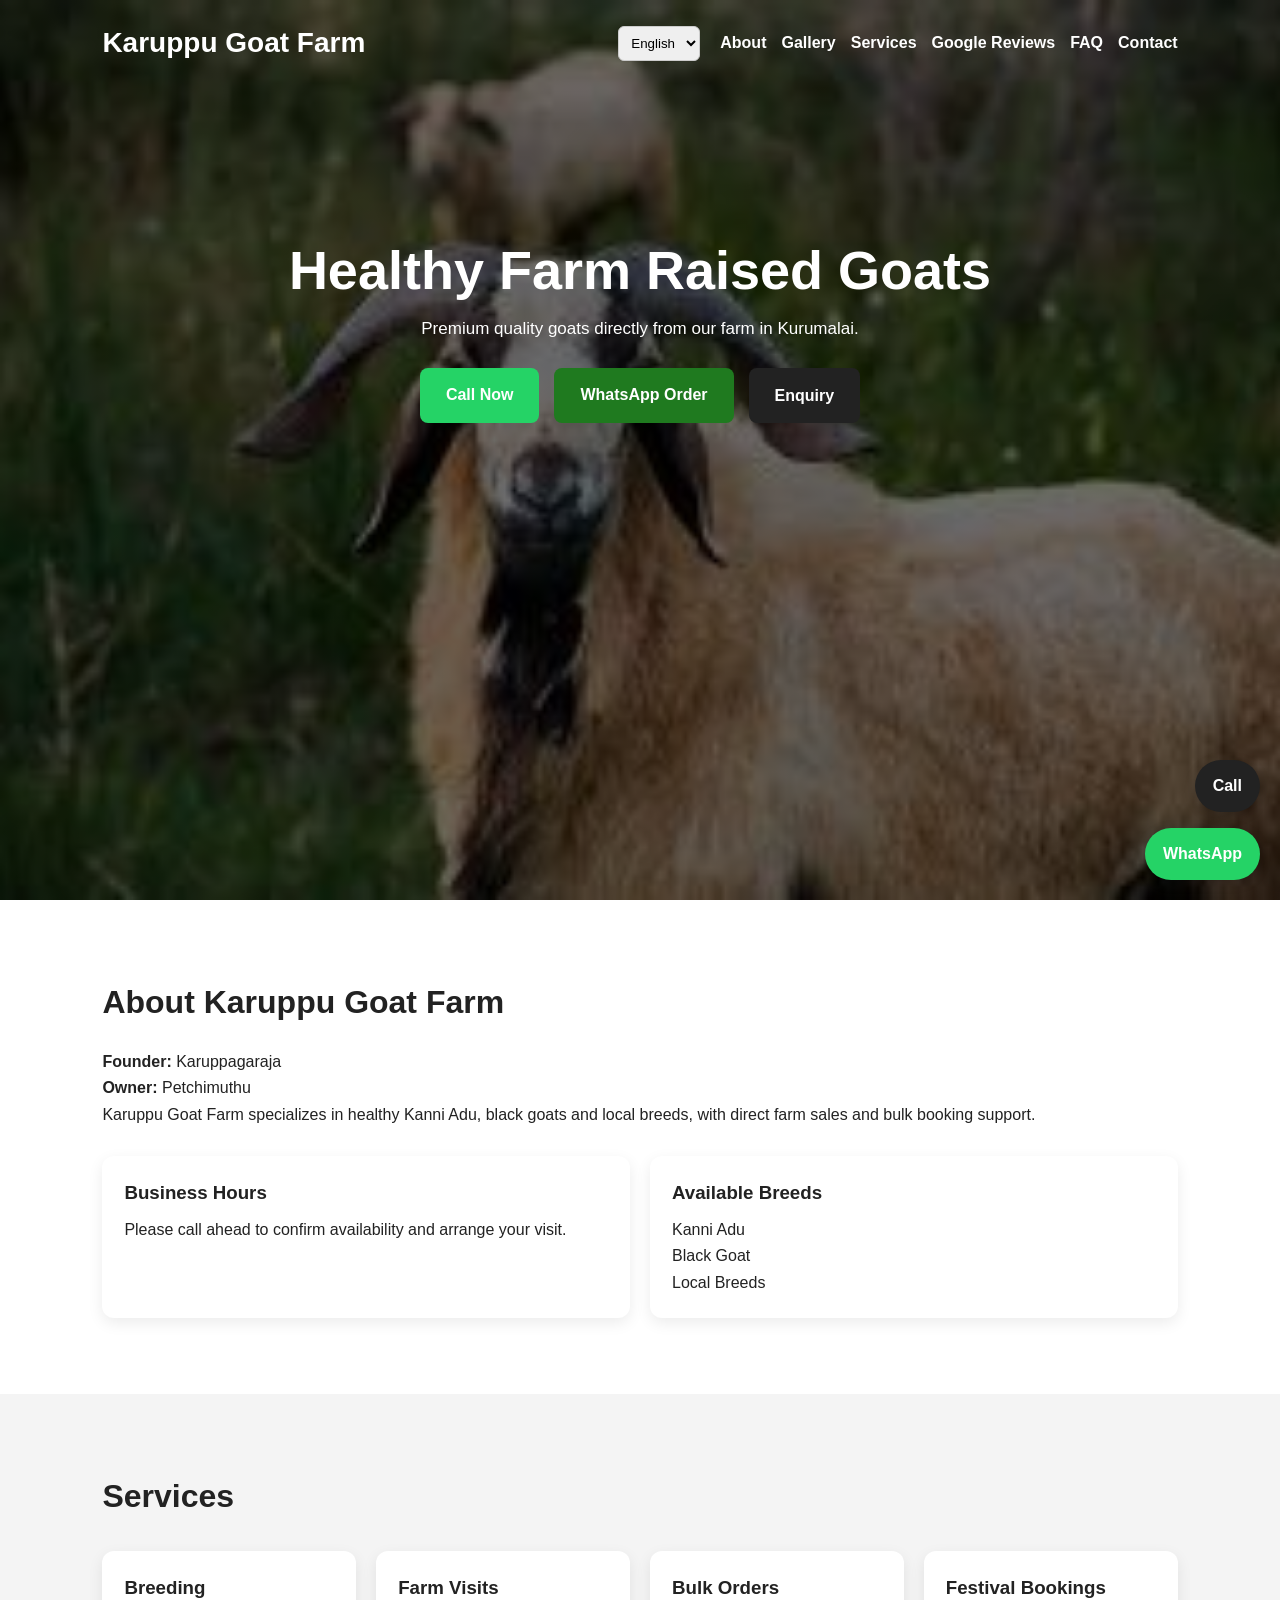
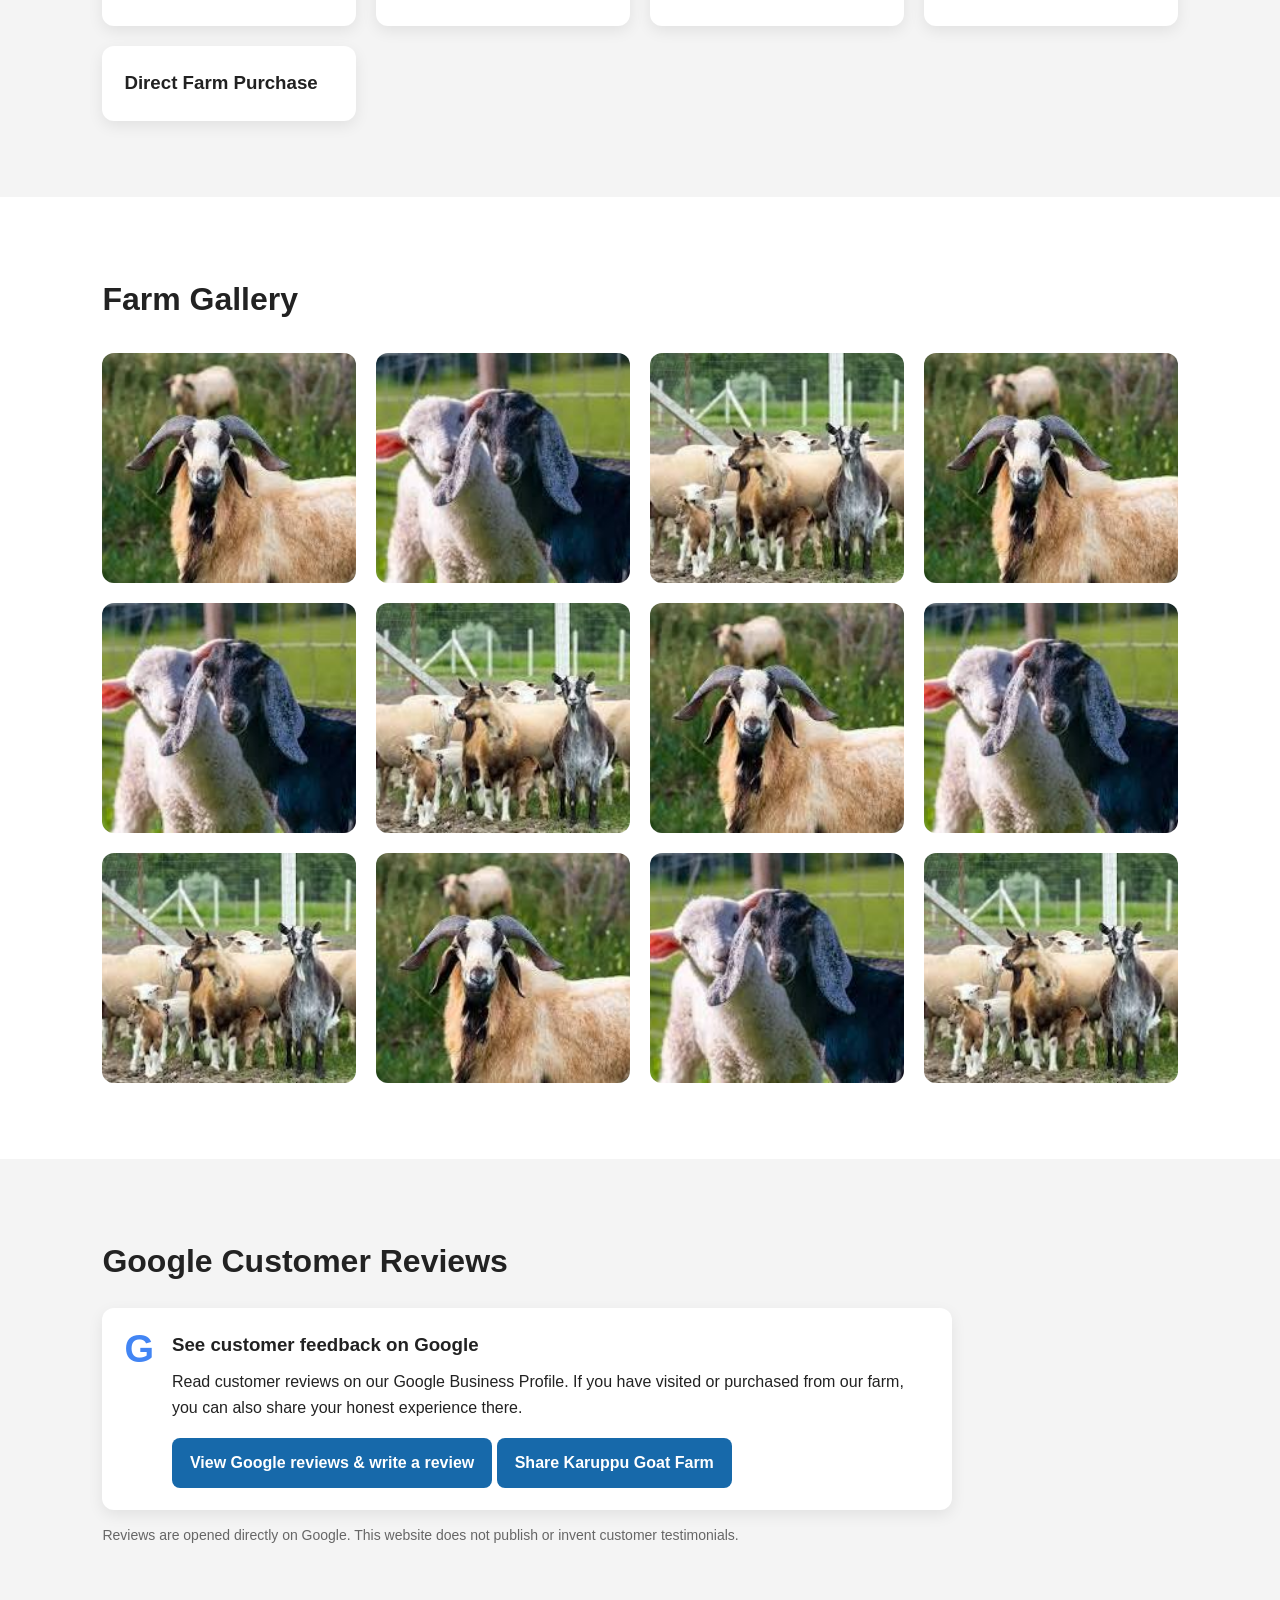
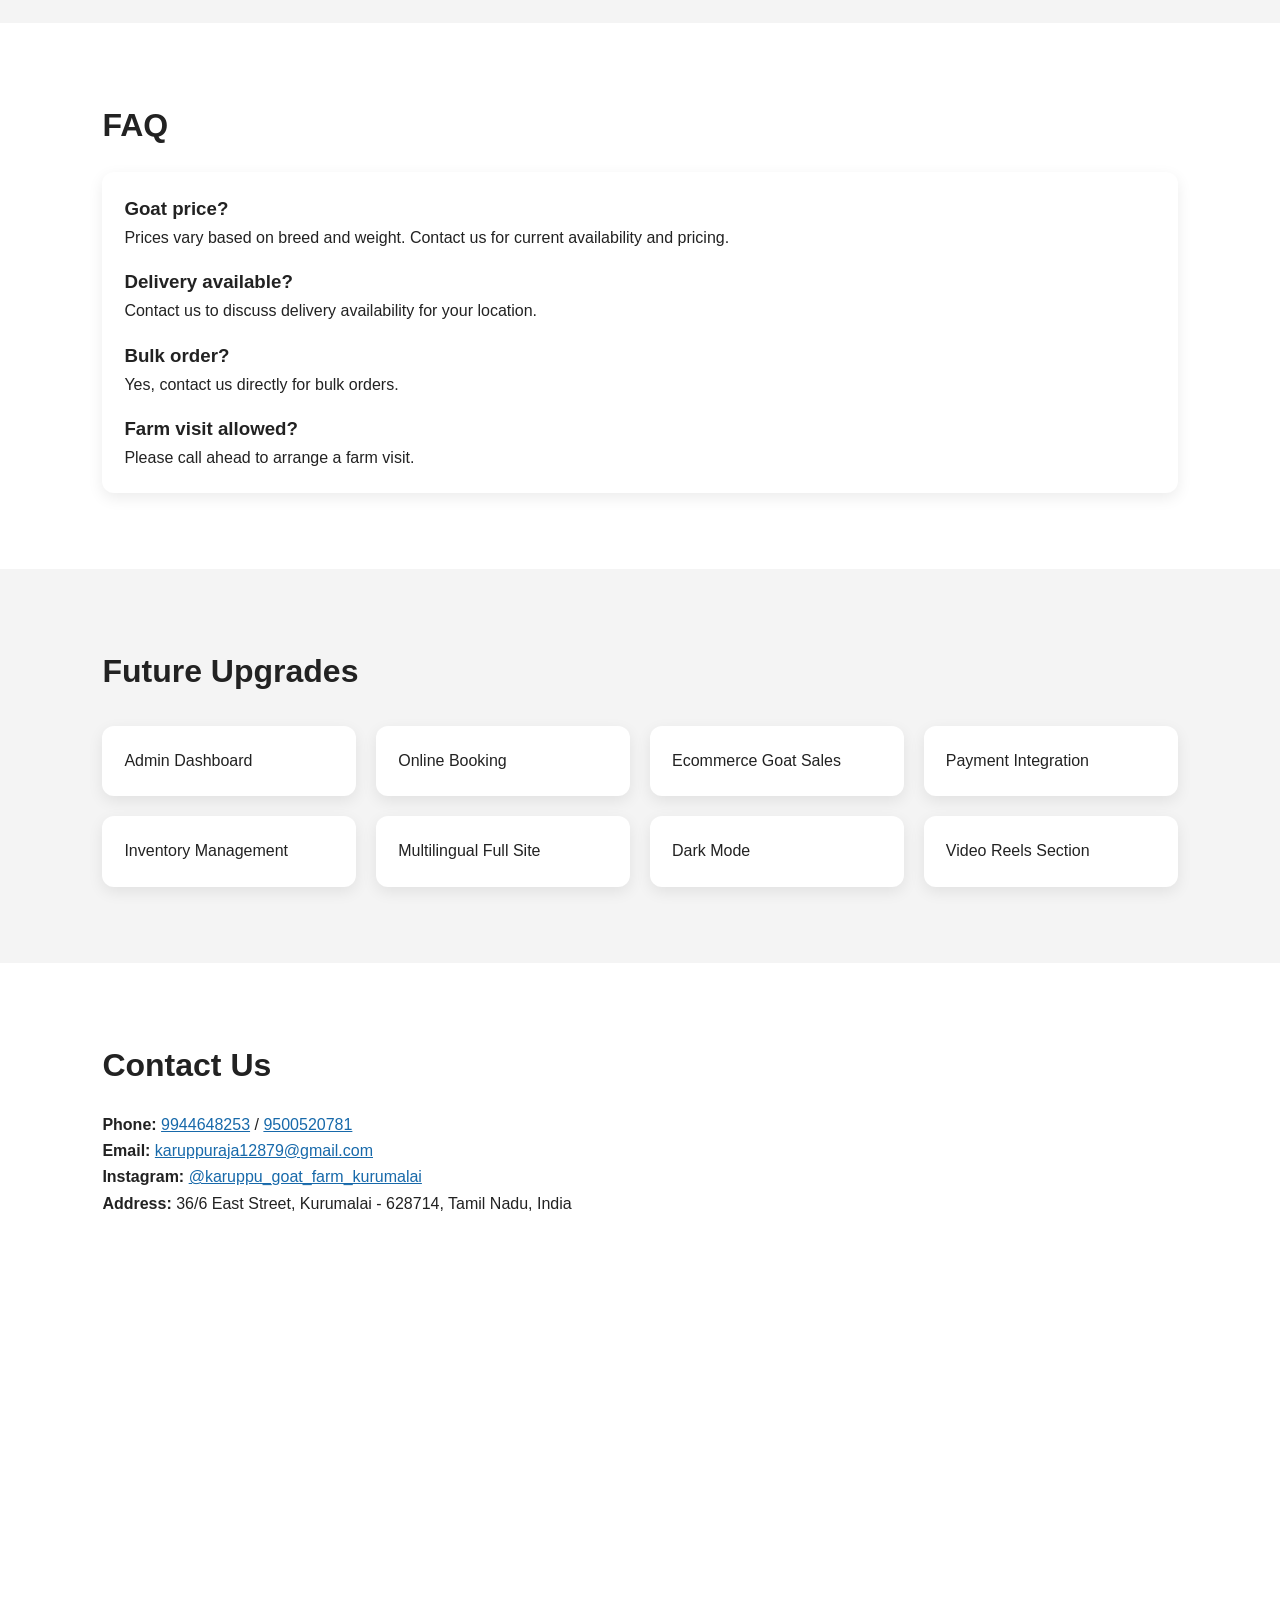
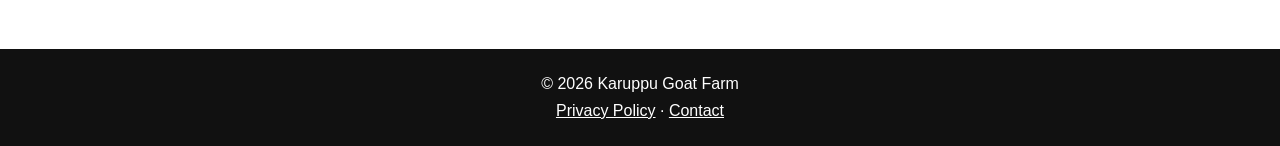
<file: index.html>
<!DOCTYPE html>
<html lang="en">
<head>
    <meta charset="UTF-8">
    <meta name="viewport" content="width=device-width, initial-scale=1.0">
    <meta name="description" content="Karuppu Goat Farm in Kurumalai, Tamil Nadu. Explore Kanni Adu, black goats and local breeds. Contact us for farm visits and bulk orders.">
    <meta name="keywords" content="Karuppu Goat Farm, Goat Farm Tamil Nadu, Kanni Adu, Black Goat, Local Goat Breeds, Kurumalai Goat Farm, Bulk Goat Orders">
    <meta name="robots" content="index, follow">
    <meta property="og:title" content="Karuppu Goat Farm">
    <meta property="og:description" content="Healthy farm-raised goats directly from our farm in Kurumalai, Tamil Nadu.">
    <meta property="og:image" content="https://karuppu-goat-farm.netlify.app/hero.jpeg">
    <meta property="og:type" content="website">
    <link rel="canonical" href="https://karuppu-goat-farm.netlify.app/">
    <link rel="stylesheet" href="style.css">
    <title>Karuppu Goat Farm | Kurumalai, Tamil Nadu</title>

    <!-- Google AdSense Auto ads. Keep this script in the head. -->
    <script async
        src="https://pagead2.googlesyndication.com/pagead/js/adsbygoogle.js?client=ca-pub-4963201380734459"
        crossorigin="anonymous"></script>
</head>
<body>
<div class="popup" id="popup" aria-hidden="true">
    <div class="popup-content" role="dialog" aria-modal="true" aria-labelledby="enquiryTitle">
        <button class="popup-close" type="button" onclick="closePopup()" aria-label="Close enquiry form">×</button>
        <h2 id="enquiryTitle">Quick Enquiry</h2>
        <p class="form-help">Enter your details. WhatsApp will open with your enquiry message ready to send.</p>
        <form id="enquiryForm">
            <label for="customerName">Your name</label>
            <input id="customerName" name="name" type="text" autocomplete="name" placeholder="Your Name" required maxlength="80">
            <label for="customerPhone">Phone number</label>
            <input id="customerPhone" name="phone" type="tel" autocomplete="tel" inputmode="tel" placeholder="Phone Number" required maxlength="20">
            <label for="customerRequirement">Requirement</label>
            <textarea id="customerRequirement" name="requirement" placeholder="Goat breed, quantity, farm visit, etc." required maxlength="1000"></textarea>
            <button class="submit-button" type="submit">Continue to WhatsApp</button>
        </form>
    </div>
</div>

<header class="hero">
    <nav>
        <h1>Karuppu Goat Farm</h1>
        <div class="nav-right">
            <select id="languageSwitcher" aria-label="Choose language" onchange="changeLanguage()">
                <option value="en">English</option>
                <option value="ta">தமிழ்</option>
            </select>
            <div class="nav-links">
                <a href="#about">About</a>
                <a href="#gallery">Gallery</a>
                <a href="#services">Services</a>
                <a href="#reviews">Google Reviews</a>
                <a href="#faq">FAQ</a>
                <a href="#contact">Contact</a>
            </div>
        </div>
    </nav>

    <div class="hero-content">
        <h2 id="heroTitle">Healthy Farm Raised Goats</h2>
        <p id="heroSubtitle">Premium quality goats directly from our farm in Kurumalai.</p>
        <div class="button-group">
            <a class="btn pulse" href="tel:9500520781">Call Now</a>
            <a class="btn green" href="https://wa.me/919944648253" target="_blank" rel="noopener noreferrer">WhatsApp Order</a>
            <button class="btn dark" type="button" onclick="openPopup()">Enquiry</button>
        </div>
    </div>
</header>

<main>
<section class="section" id="about">
    <h2>About Karuppu Goat Farm</h2>
    <p><strong>Founder:</strong> Karuppagaraja</p>
    <p><strong>Owner:</strong> Petchimuthu</p>
    <p>Karuppu Goat Farm specializes in healthy Kanni Adu, black goats and local breeds, with direct farm sales and bulk booking support.</p>
    <div class="info-grid">
        <div class="info-card">
            <h3>Business Hours</h3>
            <p>Please call ahead to confirm availability and arrange your visit.</p>
        </div>
        <div class="info-card">
            <h3>Available Breeds</h3>
            <p>Kanni Adu</p><p>Black Goat</p><p>Local Breeds</p>
        </div>
    </div>
</section>

<section class="section gray" id="services">
    <h2>Services</h2>
    <div class="cards">
        <div class="card"><h3>Breeding</h3></div>
        <div class="card"><h3>Farm Visits</h3></div>
        <div class="card"><h3>Bulk Orders</h3></div>
        <div class="card"><h3>Festival Bookings</h3></div>
        <div class="card"><h3>Direct Farm Purchase</h3></div>
    </div>
</section>

<section class="section" id="gallery">
    <h2>Farm Gallery</h2>
    <div class="gallery">
        <img src="gallery1.jpeg" class="gallery-img" alt="Goat at Karuppu Goat Farm" loading="lazy">
        <img src="gallery2.jpeg" class="gallery-img" alt="Goat at Karuppu Goat Farm" loading="lazy">
        <img src="gallery3.jpeg" class="gallery-img" alt="Goat at Karuppu Goat Farm" loading="lazy">
        <img src="gallery4.jpeg" class="gallery-img" alt="Goat at Karuppu Goat Farm" loading="lazy">
        <img src="gallery5.jpeg" class="gallery-img" alt="Goat at Karuppu Goat Farm" loading="lazy">
        <img src="gallery6.jpeg" class="gallery-img" alt="Goat at Karuppu Goat Farm" loading="lazy">
        <img src="gallery7.jpeg" class="gallery-img" alt="Goat at Karuppu Goat Farm" loading="lazy">
        <img src="gallery8.jpeg" class="gallery-img" alt="Goat at Karuppu Goat Farm" loading="lazy">
        <img src="gallery9.jpeg" class="gallery-img" alt="Goat at Karuppu Goat Farm" loading="lazy">
        <img src="gallery10.jpeg" class="gallery-img" alt="Goat at Karuppu Goat Farm" loading="lazy">
        <img src="gallery11.jpeg" class="gallery-img" alt="Goat at Karuppu Goat Farm" loading="lazy">
        <img src="gallery12.jpeg" class="gallery-img" alt="Goat at Karuppu Goat Farm" loading="lazy">
    </div>
</section>

<section class="section gray" id="reviews">
    <h2>Google Customer Reviews</h2>
    <div class="google-review-card">
        <div class="google-mark" aria-hidden="true">G</div>
        <div>
            <h3>See customer feedback on Google</h3>
            <p>Read customer reviews on our Google Business Profile. If you have visited or purchased from our farm, you can also share your honest experience there.</p>
            <a class="google-review-button" href="https://www.google.com/maps/place/Karuppu+goat+farm/@9.0649607,77.8587209,17z/data=!3m1!4b1!4m6!3m5!1s0x3b06ab7e6be1def9:0x5f343b9a85c54661!8m2!3d9.0649607!4d77.8587209!16s%2Fg%2F11z7z4vtqs?entry=ttu&g_ep=EgoyMDI2MTExMC4wIKXMDSoASAFQAw%3D%3D" target="_blank" rel="noopener noreferrer">View Google reviews &amp; write a review</a>
            <a class="google-review-button" href="https://share.google/01hT4y7Sej90FeYbx" target="_blank" rel="noopener noreferrer" style="margin-top:10px;">Share Karuppu Goat Farm</a>
        </div>
    </div>
    <p class="review-note">Reviews are opened directly on Google. This website does not publish or invent customer testimonials.</p>
</section>

<section class="section" id="faq">
    <h2>FAQ</h2>
    <div class="faq">
        <h3>Goat price?</h3>
        <p>Prices vary based on breed and weight. Contact us for current availability and pricing.</p>
        <h3>Delivery available?</h3>
        <p>Contact us to discuss delivery availability for your location.</p>
        <h3>Bulk order?</h3>
        <p>Yes, contact us directly for bulk orders.</p>
        <h3>Farm visit allowed?</h3>
        <p>Please call ahead to arrange a farm visit.</p>
    </div>
</section>

<section class="section gray" id="future">
    <h2>Future Upgrades</h2>
    <div class="cards">
        <div class="card">Admin Dashboard</div>
        <div class="card">Online Booking</div>
        <div class="card">Ecommerce Goat Sales</div>
        <div class="card">Payment Integration</div>
        <div class="card">Inventory Management</div>
        <div class="card">Multilingual Full Site</div>
        <div class="card">Dark Mode</div>
        <div class="card">Video Reels Section</div>
    </div>
</section>

<section class="section" id="contact">
    <h2>Contact Us</h2>
    <p><strong>Phone:</strong> <a href="tel:9944648253">9944648253</a> / <a href="tel:9500520781">9500520781</a></p>
    <p><strong>Email:</strong> <a href="mailto:karuppuraja12879@gmail.com">karuppuraja12879@gmail.com</a></p>
    <p><strong>Instagram:</strong> <a href="https://www.instagram.com/karuppu_goat_farm_kurumalai/" target="_blank" rel="noopener noreferrer">@karuppu_goat_farm_kurumalai</a></p>
    <p><strong>Address:</strong> 36/6 East Street, Kurumalai - 628714, Tamil Nadu, India</p>
    <div class="map-box">
        <iframe title="Karuppu Goat Farm location map"
            src="https://maps.google.com/maps?q=9.0649607%2C77.8587209&amp;z=17&amp;ie=UTF8&amp;iwloc=&amp;output=embed"
            width="100%" height="320" style="border:0;" loading="lazy"
            referrerpolicy="no-referrer-when-downgrade"></iframe>
    </div>
</section>
</main>

<a class="floating-btn call" href="tel:9500520781" aria-label="Call Karuppu Goat Farm">Call</a>
<a class="floating-btn whatsapp" href="https://wa.me/919944648253" target="_blank" rel="noopener noreferrer">WhatsApp</a>

<footer>
    <p>© 2026 Karuppu Goat Farm</p>
    <p><a href="privacy-policy.html">Privacy Policy</a> <span aria-hidden="true">·</span> <a href="mailto:karuppuraja12879@gmail.com">Contact</a></p>
</footer>

<script>
const WHATSAPP_NUMBER = "919944648253";

function openPopup() {
    const popup = document.getElementById("popup");
    popup.style.display = "flex";
    popup.setAttribute("aria-hidden", "false");
    document.getElementById("customerName").focus();
}

function closePopup() {
    const popup = document.getElementById("popup");
    popup.style.display = "none";
    popup.setAttribute("aria-hidden", "true");
}

document.getElementById("popup").addEventListener("click", function (event) {
    if (event.target === this) closePopup();
});

document.addEventListener("keydown", function (event) {
    if (event.key === "Escape") closePopup();
});

document.getElementById("enquiryForm").addEventListener("submit", function (event) {
    event.preventDefault();

    const name = document.getElementById("customerName").value.trim();
    const phone = document.getElementById("customerPhone").value.trim();
    const requirement = document.getElementById("customerRequirement").value.trim();

    if (!name || !phone || !requirement) {
        alert("Please complete all enquiry fields.");
        return;
    }

    const message = [
        "Hello Karuppu Goat Farm,",
        "",
        "I would like to make an enquiry.",
        "Name: " + name,
        "Phone: " + phone,
        "Requirement: " + requirement
    ].join("\n");

    const whatsappURL = "https://wa.me/" + WHATSAPP_NUMBER + "?text=" + encodeURIComponent(message);
    window.open(whatsappURL, "_blank", "noopener,noreferrer");
    closePopup();
    this.reset();
});

const translations = {
    en: {
        heroTitle: "Healthy Farm Raised Goats",
        heroSubtitle: "Premium quality goats directly from our farm in Kurumalai."
    },
    ta: {
        heroTitle: "ஆரோக்கியமான பண்ணை ஆடுகள்",
        heroSubtitle: "குருமலையில் எங்கள் பண்ணையிலிருந்து தரமான ஆடுகள்."
    }
};

function changeLanguage() {
    const language = document.getElementById("languageSwitcher").value;
    document.getElementById("heroTitle").textContent = translations[language].heroTitle;
    document.getElementById("heroSubtitle").textContent = translations[language].heroSubtitle;
}
</script>
</body>
</html>
</file>
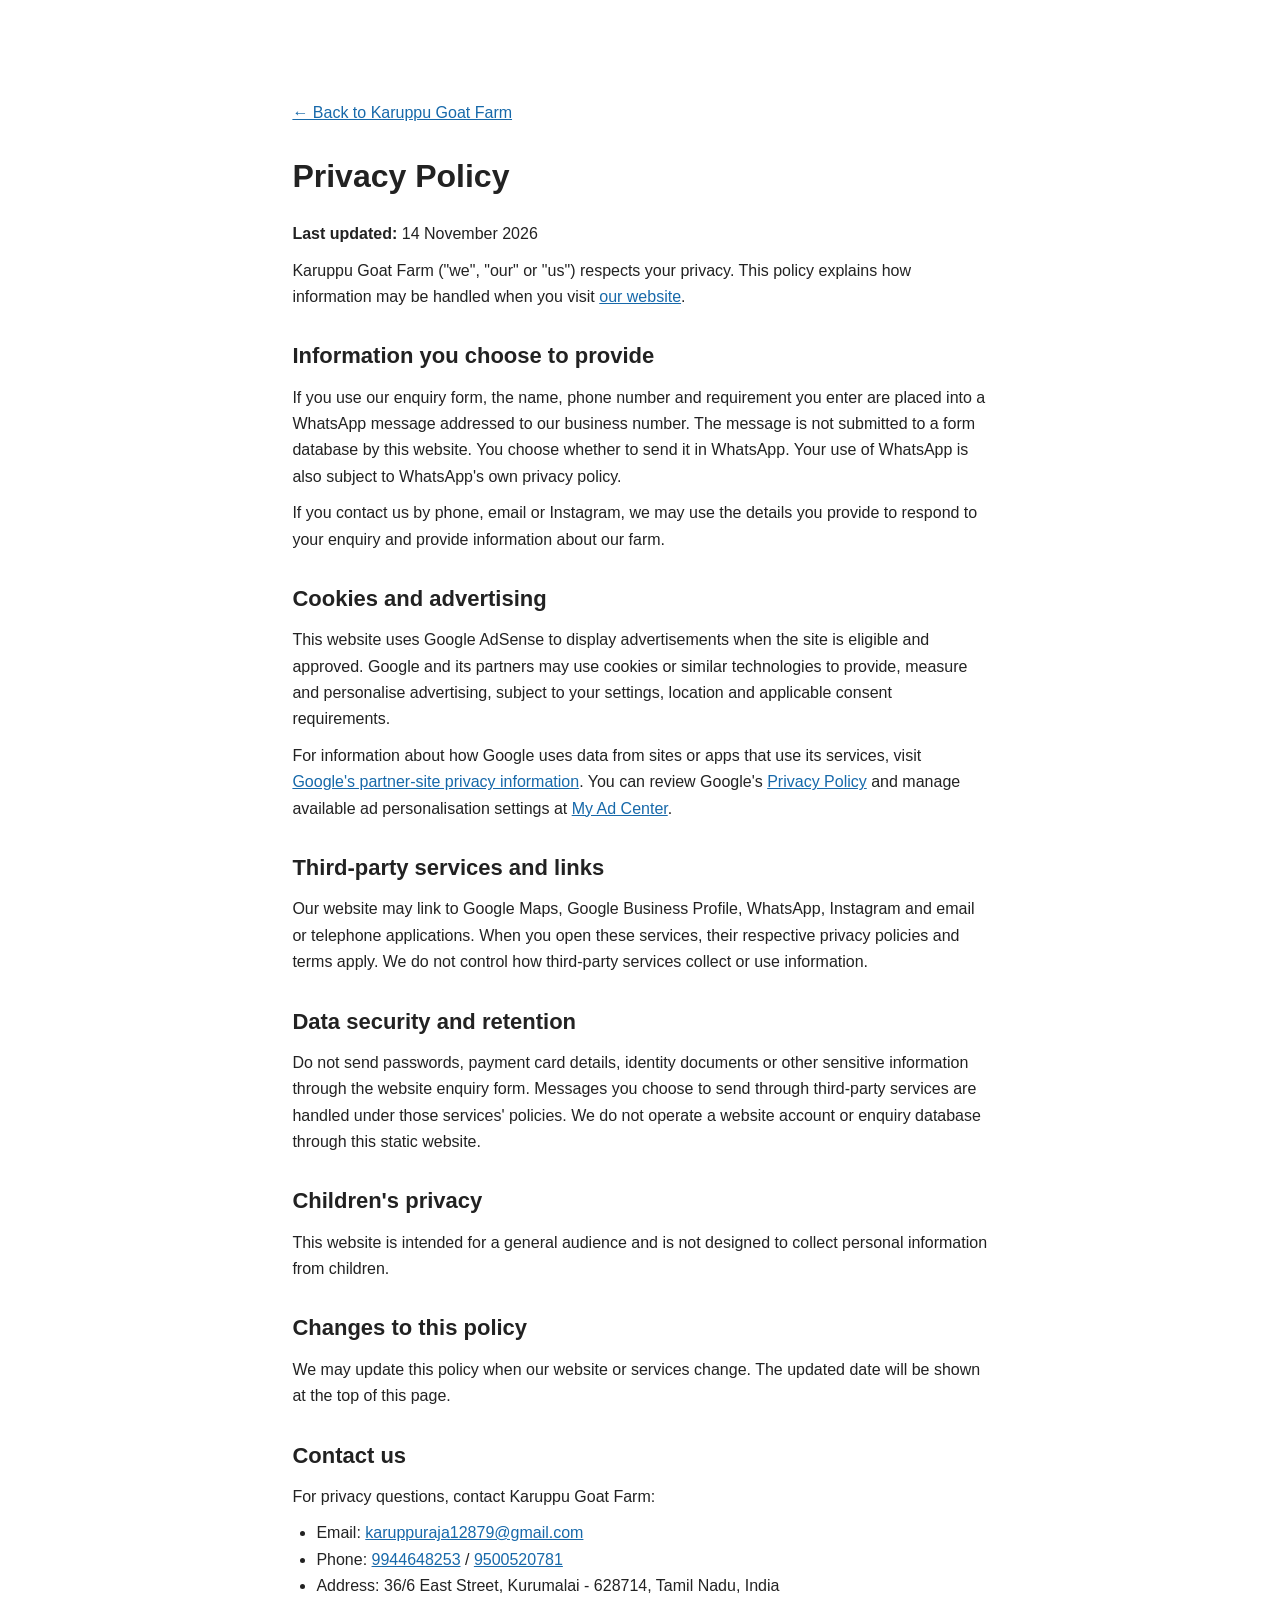
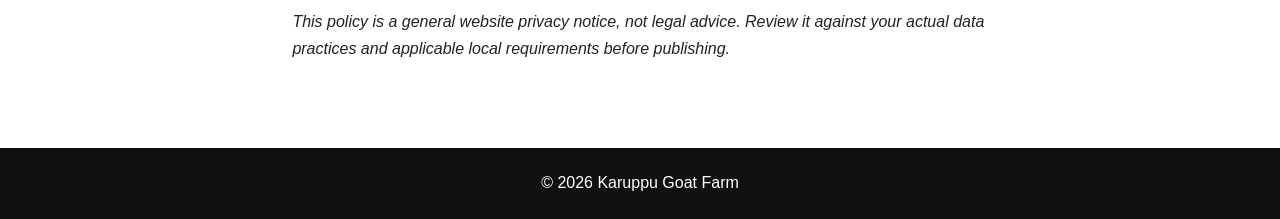
<file: privacy-policy.html>
<!DOCTYPE html>
<html lang="en">
<head>
    <meta charset="UTF-8">
    <meta name="viewport" content="width=device-width, initial-scale=1.0">
    <meta name="robots" content="index, follow">
    <title>Privacy Policy | Karuppu Goat Farm</title>
    <meta name="description" content="Privacy Policy for the Karuppu Goat Farm website.">
    <link rel="canonical" href="https://karuppu-goat-farm.netlify.app/privacy-policy.html">
    <link rel="stylesheet" href="style.css">
</head>
<body>
<main class="section privacy-content">
    <a class="back-home" href="index.html">← Back to Karuppu Goat Farm</a>
    <h1>Privacy Policy</h1>
    <p><strong>Last updated:</strong> 14 November 2026</p>
    <p>Karuppu Goat Farm ("we", "our" or "us") respects your privacy. This policy explains how information may be handled when you visit <a href="https://karuppu-goat-farm.netlify.app/">our website</a>.</p>

    <h2>Information you choose to provide</h2>
    <p>If you use our enquiry form, the name, phone number and requirement you enter are placed into a WhatsApp message addressed to our business number. The message is not submitted to a form database by this website. You choose whether to send it in WhatsApp. Your use of WhatsApp is also subject to WhatsApp's own privacy policy.</p>
    <p>If you contact us by phone, email or Instagram, we may use the details you provide to respond to your enquiry and provide information about our farm.</p>

    <h2>Cookies and advertising</h2>
    <p>This website uses Google AdSense to display advertisements when the site is eligible and approved. Google and its partners may use cookies or similar technologies to provide, measure and personalise advertising, subject to your settings, location and applicable consent requirements.</p>
    <p>For information about how Google uses data from sites or apps that use its services, visit <a href="https://policies.google.com/technologies/partner-sites" target="_blank" rel="noopener noreferrer">Google's partner-site privacy information</a>. You can review Google's <a href="https://policies.google.com/privacy" target="_blank" rel="noopener noreferrer">Privacy Policy</a> and manage available ad personalisation settings at <a href="https://myadcenter.google.com/" target="_blank" rel="noopener noreferrer">My Ad Center</a>.</p>

    <h2>Third-party services and links</h2>
    <p>Our website may link to Google Maps, Google Business Profile, WhatsApp, Instagram and email or telephone applications. When you open these services, their respective privacy policies and terms apply. We do not control how third-party services collect or use information.</p>

    <h2>Data security and retention</h2>
    <p>Do not send passwords, payment card details, identity documents or other sensitive information through the website enquiry form. Messages you choose to send through third-party services are handled under those services' policies. We do not operate a website account or enquiry database through this static website.</p>

    <h2>Children's privacy</h2>
    <p>This website is intended for a general audience and is not designed to collect personal information from children.</p>

    <h2>Changes to this policy</h2>
    <p>We may update this policy when our website or services change. The updated date will be shown at the top of this page.</p>

    <h2>Contact us</h2>
    <p>For privacy questions, contact Karuppu Goat Farm:</p>
    <ul>
        <li>Email: <a href="mailto:karuppuraja12879@gmail.com">karuppuraja12879@gmail.com</a></li>
        <li>Phone: <a href="tel:9944648253">9944648253</a> / <a href="tel:9500520781">9500520781</a></li>
        <li>Address: 36/6 East Street, Kurumalai - 628714, Tamil Nadu, India</li>
    </ul>
    <p><em>This policy is a general website privacy notice, not legal advice. Review it against your actual data practices and applicable local requirements before publishing.</em></p>
</main>
<footer><p>© 2026 Karuppu Goat Farm</p></footer>
</body>
</html>
</file>
<file: style.css>
* {
    margin: 0;
    padding: 0;
    box-sizing: border-box;
    font-family: Arial, sans-serif;
    scroll-behavior: smooth;
}

body { background: #fff; color: #222; line-height: 1.65; }
a { color: #1769aa; }
.hero {
    min-height: 100vh;
    background: linear-gradient(rgba(0,0,0,.58), rgba(0,0,0,.58)), url("hero.jpeg") center/cover no-repeat;
    color: #fff;
}
nav {
    display: flex;
    justify-content: space-between;
    align-items: center;
    gap: 20px;
    padding: 20px 8%;
    flex-wrap: wrap;
}
nav h1 { font-size: 28px; }
.nav-right { display: flex; align-items: center; gap: 20px; flex-wrap: wrap; }
.nav-links { display: flex; gap: 15px; flex-wrap: wrap; }
nav a { text-decoration: none; color: #fff; font-weight: 600; }
nav a:hover { text-decoration: underline; }
select { padding: 8px; border-radius: 6px; border: 1px solid #ccc; }
.hero-content { text-align: center; padding: 17vh 20px 80px; animation: fadeIn 1.2s ease; }
.hero-content h2 { font-size: clamp(34px, 5vw, 54px); line-height: 1.15; }
.hero-content p { margin-top: 14px; font-size: 17px; }
.button-group { margin-top: 25px; display: flex; justify-content: center; gap: 15px; flex-wrap: wrap; }
.btn {
    display: inline-block;
    border: 0;
    padding: 14px 26px;
    border-radius: 8px;
    text-decoration: none;
    color: #fff;
    cursor: pointer;
    font-size: 16px;
    font-weight: 600;
}
.pulse { background: #25D366; }
.green, .submit-button { background: #1f7a1f; }
.dark { background: #222; }
.btn:hover, .google-review-button:hover, .submit-button:hover { filter: brightness(.92); }
.section { padding: 76px 8%; }
.section h2 { margin-bottom: 20px; font-size: 32px; }
.gray { background: #f4f4f4; }
.cards, .gallery, .info-grid {
    display: grid;
    grid-template-columns: repeat(auto-fit, minmax(220px, 1fr));
    gap: 20px;
    margin-top: 28px;
}
.card, .info-card, .faq, .google-review-card {
    background: #fff;
    padding: 22px;
    border-radius: 12px;
    box-shadow: 0 5px 15px rgba(0,0,0,.08);
}
.gallery-img { width: 100%; height: 230px; object-fit: cover; border-radius: 12px; transition: transform .25s; }
.gallery-img:hover { transform: scale(1.025); }
.info-card h3 { margin-bottom: 8px; }
.faq h3 { margin-top: 16px; }
.faq h3:first-child { margin-top: 0; }
.google-review-card { display: flex; align-items: flex-start; gap: 18px; max-width: 850px; }
.google-mark { font-size: 38px; line-height: 1; font-weight: 700; color: #4285f4; }
.google-review-card h3 { margin-bottom: 8px; }
.google-review-button {
    display: inline-block;
    margin-top: 16px;
    padding: 12px 18px;
    border-radius: 8px;
    color: #fff;
    background: #1769aa;
    text-decoration: none;
    font-weight: 700;
}
.review-note, .form-help { color: #666; font-size: 14px; margin-top: 14px; }
.map-box { margin-top: 28px; border-radius: 12px; overflow: hidden; }
footer { background: #111; color: #fff; text-align: center; padding: 22px; }
footer a { color: #fff; }
.floating-btn {
    position: fixed;
    z-index: 5;
    right: 20px;
    padding: 13px 18px;
    border-radius: 50px;
    color: #fff;
    text-decoration: none;
    font-weight: bold;
    box-shadow: 0 3px 12px rgba(0,0,0,.2);
}
.call { bottom: 88px; background: #222; }
.whatsapp { bottom: 20px; background: #25D366; }
.popup {
    position: fixed;
    z-index: 20;
    inset: 0;
    background: rgba(0,0,0,.72);
    display: none;
    justify-content: center;
    align-items: center;
    padding: 18px;
}
.popup-content {
    position: relative;
    background: #fff;
    color: #222;
    padding: 28px;
    border-radius: 14px;
    width: 100%;
    max-width: 440px;
    max-height: 90vh;
    overflow-y: auto;
}
.popup-close {
    position: absolute;
    top: 8px;
    right: 14px;
    border: 0;
    background: transparent;
    font-size: 30px;
    cursor: pointer;
}
.popup-content label { display: block; margin: 12px 0 5px; font-weight: 600; }
.popup-content input, .popup-content textarea {
    display: block;
    width: 100%;
    padding: 12px;
    border: 1px solid #ccc;
    border-radius: 8px;
    font: inherit;
}
.popup-content textarea { min-height: 100px; resize: vertical; }
.submit-button {
    margin-top: 16px;
    width: 100%;
    padding: 13px;
    color: #fff;
    border: 0;
    border-radius: 8px;
    font-size: 16px;
    cursor: pointer;
}
.privacy-content { max-width: 900px; margin: 0 auto; }
.privacy-content h1 { margin-bottom: 18px; }
.privacy-content h2 { margin: 28px 0 8px; font-size: 22px; }
.privacy-content p, .privacy-content ul { margin: 10px 0; }
.privacy-content ul { padding-left: 24px; }
.back-home { display: inline-block; margin: 24px 0; }
@keyframes fadeIn { from { opacity: 0; transform: translateY(8px); } to { opacity: 1; transform: translateY(0); } }

@media (max-width: 760px) {
    nav { padding: 18px 5%; }
    nav h1 { font-size: 23px; }
    .nav-right { width: 100%; align-items: flex-start; }
    .nav-links { gap: 10px 14px; }
    .hero-content { padding-top: 15vh; }
    .section { padding: 55px 6%; }
    .section h2 { font-size: 28px; }
    .gallery-img { height: 190px; }
    .google-review-card { flex-direction: column; }
}
</file>
